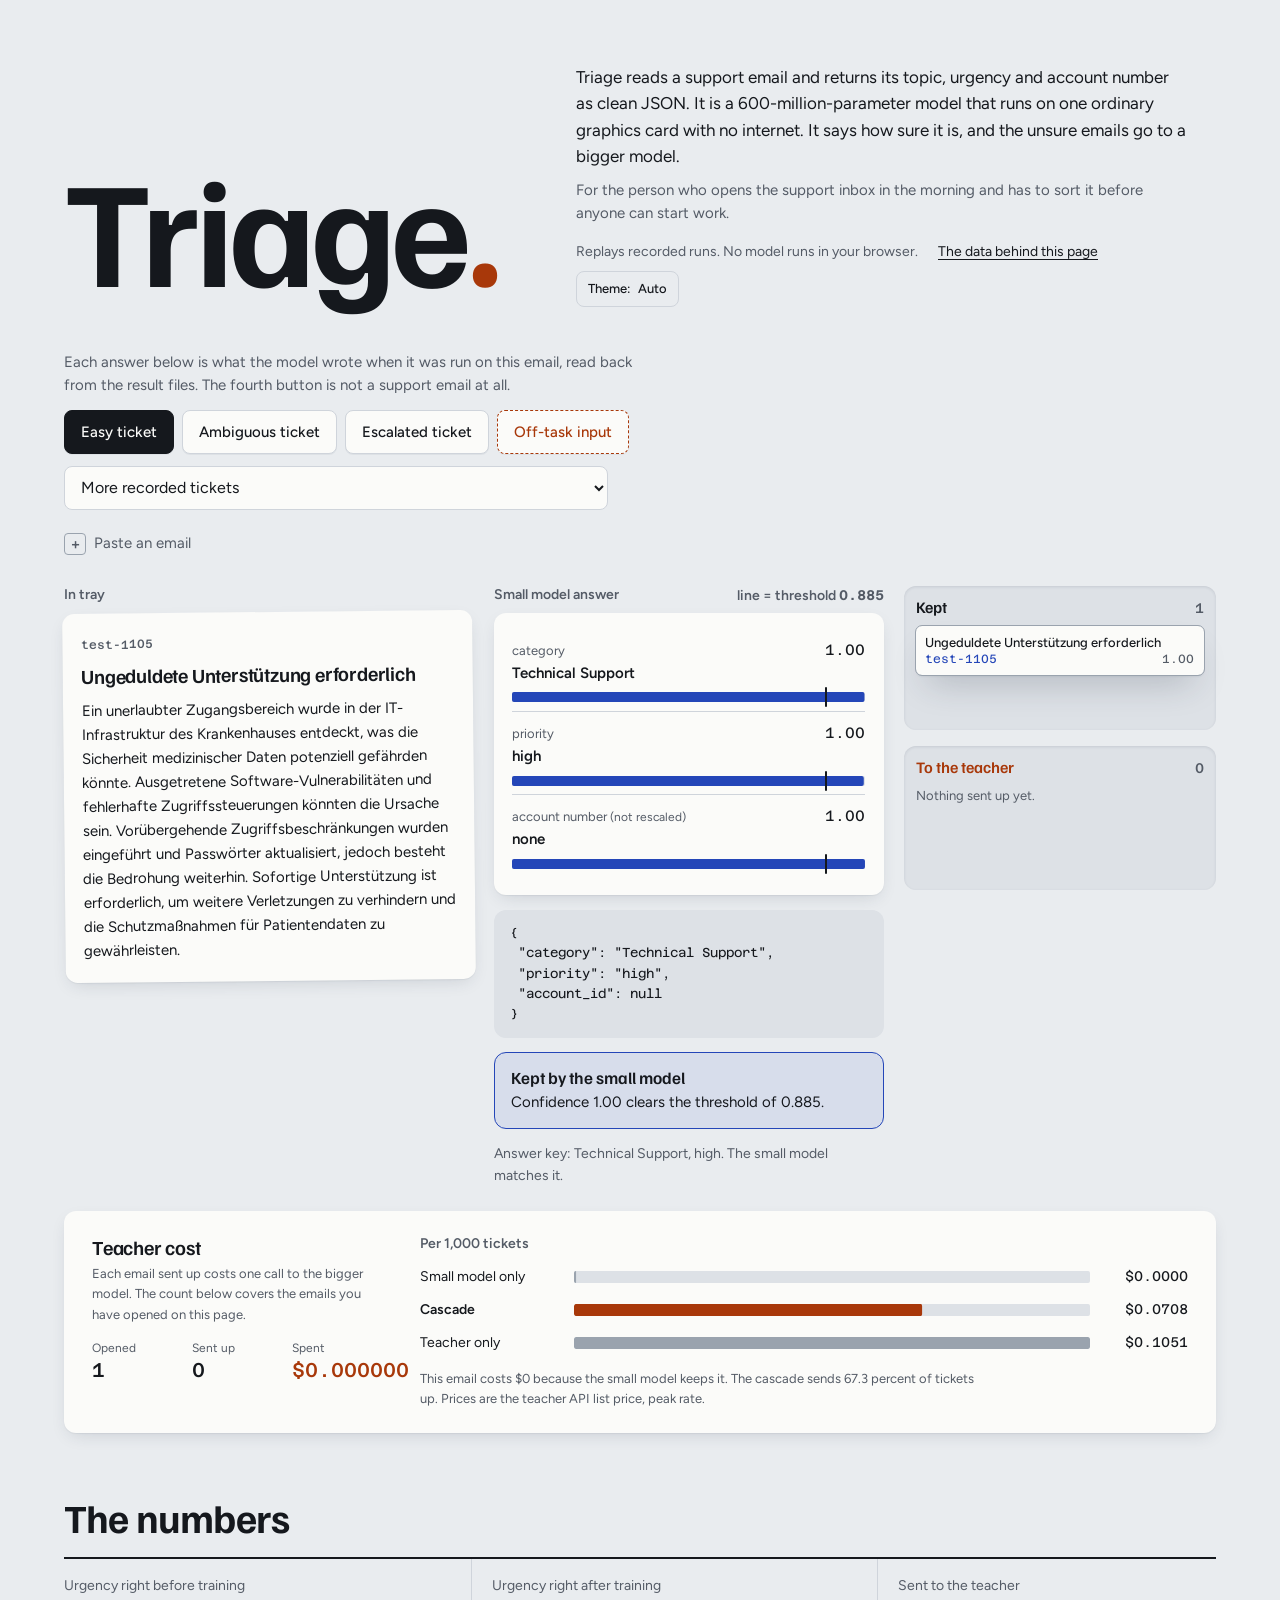
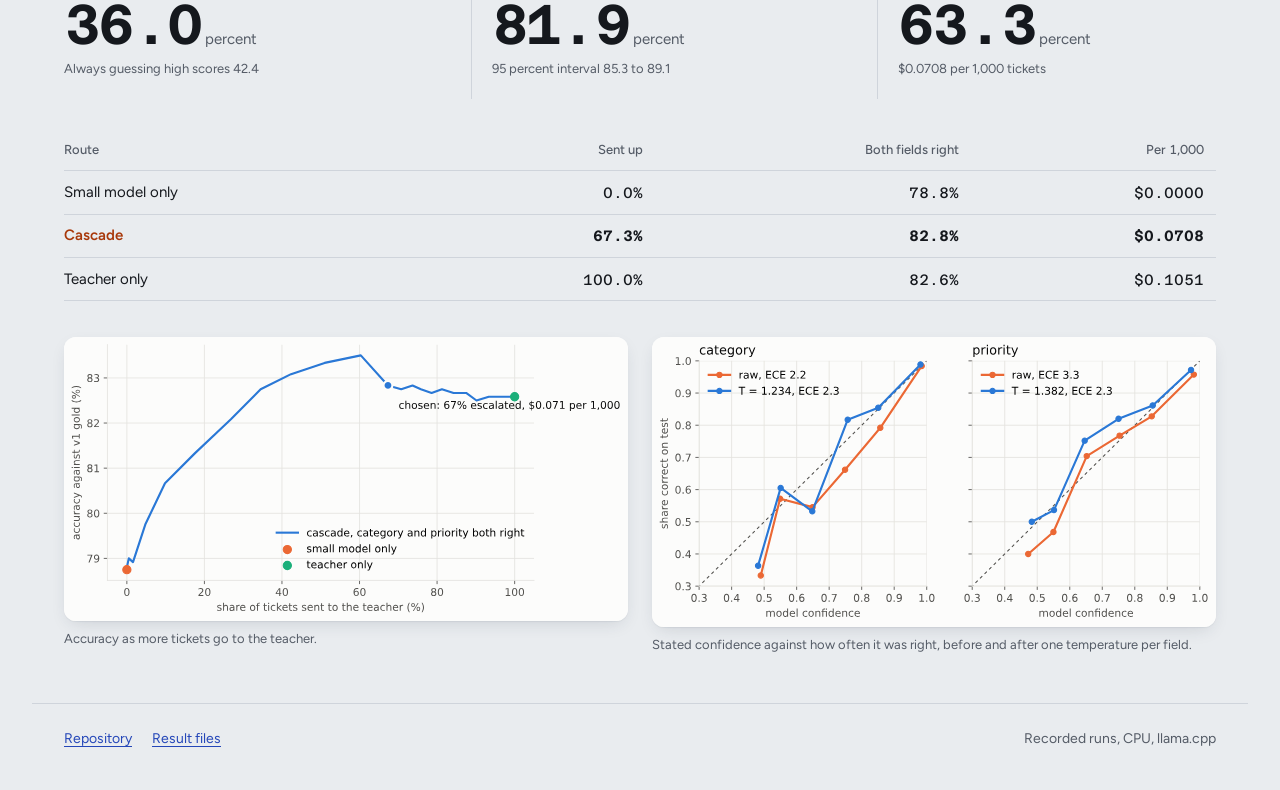
<file: site/index.html>
<!doctype html>
<html lang="en">
<head>
<meta charset="utf-8">
<meta name="viewport" content="width=device-width, initial-scale=1">
<title>Triage, a small model that sorts support email</title>
<meta name="description" content="A 600-million-parameter model reads a support email and returns topic, urgency and account number as JSON, says how sure it is, and hands the unsure ones to a bigger model. Recorded runs, replayed.">
<meta name="theme-color" content="#e9ecef" media="(prefers-color-scheme: light)">
<meta name="theme-color" content="#121417" media="(prefers-color-scheme: dark)">
<link rel="icon" href="data:image/svg+xml,%3Csvg xmlns='http://www.w3.org/2000/svg' viewBox='0 0 32 32'%3E%3Crect x='3' y='6' width='18' height='22' rx='3' fill='%232446b8'/%3E%3Crect x='13' y='3' width='16' height='20' rx='3' fill='%23a8380a'/%3E%3C/svg%3E">
<link rel="preconnect" href="https://fonts.googleapis.com">
<link rel="preconnect" href="https://fonts.gstatic.com" crossorigin>
<link rel="stylesheet" href="https://fonts.googleapis.com/css2?family=Familjen+Grotesk:wght@600;700&family=Figtree:wght@400;500;600&family=Azeret+Mono:wght@400;500;600&display=swap">
<link rel="stylesheet" href="styles.css">
<script>
  // Set the saved theme before first paint so the page does not flash.
  try { var t = localStorage.getItem('triage-theme'); if (t === 'light' || t === 'dark') { document.documentElement.setAttribute('data-theme', t); } } catch (e) {}
</script>
<script src="data/demo.js" defer></script>
<script src="app.js" defer></script>
</head>
<body>
<a class="skip" href="#desk-h">Skip to the demo</a>

<header class="wrap mast">
  <h1 class="wordmark" translate="no">Triage<span>.</span></h1>
  <div>
    <p class="lede">Triage reads a support email and returns its topic, urgency and account number as clean JSON. It is a 600-million-parameter model that runs on one ordinary graphics card with no internet. It says how sure it is, and the unsure emails go to a bigger model.</p>
    <p class="who">For the person who opens the support inbox in the morning and has to sort it before anyone can start work.</p>
    <div class="meta">
      <span>Replays recorded runs. No model runs in your browser.</span>
      <a href="data/demo.json">The data behind this page</a>
      <button class="btn btn--quiet" type="button" id="theme">Theme: <span id="theme-label">Auto</span></button>
    </div>
  </div>
</header>

<main id="main">
  <section class="wrap" aria-labelledby="desk-h">
    <h2 class="sr" id="desk-h">Pick an email</h2>
    <div class="controls">
      <p class="who intro">Each answer below is what the model wrote when it was run on this email, read back from the result files. The fourth button is not a support email at all.</p>
      <div class="picks" role="group" aria-label="Examples">
        <button class="btn" type="button" data-pick="easy" aria-pressed="false">Easy ticket</button>
        <button class="btn" type="button" data-pick="ambiguous" aria-pressed="false">Ambiguous ticket</button>
        <button class="btn" type="button" data-pick="escalated" aria-pressed="false">Escalated ticket</button>
        <button class="btn btn--surprise" type="button" data-pick="off_task" aria-pressed="false">Off-task input</button>
      </div>
      <div class="more">
        <label class="sr" for="picker">More recorded tickets</label>
        <select id="picker"><option value="">More recorded tickets</option></select>
      </div>
      <details class="paste">
        <summary>Paste an email</summary>
        <label class="sr" for="paste">Email text</label>
        <textarea id="paste" name="email" autocomplete="off" spellcheck="false" placeholder="Subject: …&#10;&#10;Email: …"></textarea>
        <div class="paste__row">
          <button class="btn" type="button" id="paste-go">Look it up</button>
          <p class="paste__msg" id="paste-msg" aria-live="polite"></p>
        </div>
      </details>
    </div>

    <div class="desk" id="desk">
      <div>
        <p class="col__label"><span>In tray</span></p>
        <article class="slip slip--ticket" id="slip" aria-labelledby="slip-subject">
          <span class="slip__id" id="slip-id"></span>
          <h3 class="slip__subject" id="slip-subject"></h3>
          <p class="slip__body" id="email"></p>
          <p class="slip__flag" id="slip-flag"></p>
        </article>
      </div>

      <div class="reading">
        <p class="col__label col__label--tight"><span>Small model answer</span><span>line = threshold <span class="num" id="thr"></span></span></p>
        <div class="bars" id="bars"></div>
        <pre class="json" id="json" translate="no" aria-label="The small model's JSON answer"></pre>
        <div class="verdict" id="verdict" aria-live="polite"></div>
        <p class="key" id="key"></p>
      </div>

      <div class="trays">
        <section class="tray" aria-labelledby="kept-h">
          <h3 class="tray__head" id="kept-h">Kept <span class="tray__count num" id="kept-n">0</span></h3>
          <p class="tray__empty" id="kept-empty">Nothing sorted yet.</p>
          <ol id="kept"></ol>
        </section>
        <section class="tray tray--up" aria-labelledby="up-h">
          <h3 class="tray__head" id="up-h">To the teacher <span class="tray__count num" id="up-n">0</span></h3>
          <p class="tray__empty" id="up-empty">Nothing sent up yet.</p>
          <ol id="up"></ol>
        </section>
      </div>
    </div>

    <section class="bill" aria-labelledby="bill-h">
      <div>
        <h2 id="bill-h">Teacher cost</h2>
        <p class="bill__note bill__intro">Each email sent up costs one call to the bigger model. The count below covers the emails you have opened on this page.</p>
        <dl class="session">
          <div><dt>Opened</dt><dd class="num" id="s-open">0</dd></div>
          <div><dt>Sent up</dt><dd class="num" id="s-up">0</dd></div>
          <div><dt>Spent</dt><dd class="num cost" id="s-cost">$0.000000</dd></div>
        </dl>
      </div>
      <div>
        <p class="col__label">Per 1,000 tickets</p>
        <div id="meter"></div>
        <p class="bill__note" id="meter-note"></p>
      </div>
    </section>
  </section>

  <section class="wrap numbers" aria-labelledby="num-h">
    <h2 id="num-h">The numbers</h2>
    <div class="claims" id="claims"></div>
    <div class="table-wrap">
      <table id="cascade-table"></table>
    </div>
    <div class="figs">
      <figure><img src="data/cascade.svg" width="531" height="267" loading="lazy" decoding="async" alt="Accuracy against the share of tickets sent to the teacher. The line rises from the small model alone and passes the teacher-only point."><figcaption>Accuracy as more tickets go to the teacher.</figcaption></figure>
      <figure><img src="data/reliability.svg" width="528" height="271" loading="lazy" decoding="async" alt="Reliability diagram for category and priority before and after temperature scaling."><figcaption>Stated confidence against how often it was right, before and after one temperature per field.</figcaption></figure>
    </div>
  </section>
</main>

<footer class="wrap foot">
  <ul>
    <li><a href="https://github.com/samad-zeeshan/Triage-0.6B">Repository</a></li>
    <li><a href="https://github.com/samad-zeeshan/Triage-0.6B/tree/main/eval/results">Result files</a></li>
  </ul>
  <span>Recorded runs, CPU, llama.cpp</span>
</footer>
</body>
</html>
</file>
<file: site/styles.css>
/* The sorting desk: paper slips on a pale desk, two trays, and a teacher bill that climbs.

   Radius rule: slips and trays 12px, controls 8px, bars 2px. */

:root {
  --desk: #e9ecef;
  --desk-deep: #dde1e6;
  --paper: #fbfbf9;
  --ink: #15181d;
  --ink-soft: #545b66;
  --rule: #cfd4db;
  --rule-strong: #9aa3ae;
  --accent: #2446b8;
  --accent-wash: rgb(36 70 184 / .09);
  --on-accent: #f6f7fb;
  --signal: #a8380a;
  --signal-wash: rgb(168 56 10 / .09);
  --on-signal: #fff8f3;
  --shadow: 0 1px 1px rgb(40 52 70 / .06), 0 6px 18px -6px rgb(40 52 70 / .18);
  --shadow-lift: 0 2px 2px rgb(40 52 70 / .06), 0 18px 34px -12px rgb(40 52 70 / .28);
  --tray-inset: inset 0 1px 3px rgb(40 52 70 / .12);

  --display: "Familjen Grotesk", "Arial Narrow", sans-serif;
  --text: "Figtree", "Segoe UI", sans-serif;
  --mono: "Azeret Mono", ui-monospace, Consolas, monospace;

  --r-slip: 12px;
  --r-ctl: 8px;
  --r-bar: 2px;
  --ease-out: cubic-bezier(.23, 1, .32, 1);
  --ease-in-out: cubic-bezier(.77, 0, .175, 1);
  --z-skip: 3;
  color-scheme: light;
}
@media (prefers-color-scheme: dark) {
  :root:not([data-theme="light"]) {
    --desk: #121417; --desk-deep: #0c0e10; --paper: #1b1e23; --ink: #e8eaed; --ink-soft: #a2a9b3;
    --rule: #2b3037; --rule-strong: #4a525c; --accent: #8fa8ff; --accent-wash: rgb(143 168 255 / .1);
    --on-accent: #0d1430; --signal: #ff8f57; --signal-wash: rgb(255 143 87 / .1); --on-signal: #2a1003;
    --shadow: 0 1px 1px rgb(0 0 0 / .3), 0 8px 20px -8px rgb(0 0 0 / .6);
    --shadow-lift: 0 2px 2px rgb(0 0 0 / .3), 0 18px 34px -12px rgb(0 0 0 / .7);
    --tray-inset: inset 0 1px 3px rgb(0 0 0 / .5);
    color-scheme: dark;
  }
}
:root[data-theme="dark"] {
  --desk: #121417; --desk-deep: #0c0e10; --paper: #1b1e23; --ink: #e8eaed; --ink-soft: #a2a9b3;
  --rule: #2b3037; --rule-strong: #4a525c; --accent: #8fa8ff; --accent-wash: rgb(143 168 255 / .1);
  --on-accent: #0d1430; --signal: #ff8f57; --signal-wash: rgb(255 143 87 / .1); --on-signal: #2a1003;
  --shadow: 0 1px 1px rgb(0 0 0 / .3), 0 8px 20px -8px rgb(0 0 0 / .6);
  --shadow-lift: 0 2px 2px rgb(0 0 0 / .3), 0 18px 34px -12px rgb(0 0 0 / .7);
  --tray-inset: inset 0 1px 3px rgb(0 0 0 / .5);
  color-scheme: dark;
}

* { box-sizing: border-box; }
html { -webkit-text-size-adjust: 100%; scrollbar-color: var(--rule-strong) var(--desk); }
body { caret-color: var(--accent); }
body { margin: 0; background: var(--desk); color: var(--ink); font: 400 1rem/1.55 var(--text); }
::selection { background: var(--accent); color: var(--on-accent); }
a { color: var(--accent); text-underline-offset: .2em; text-decoration-thickness: 1px; }
a:hover { text-decoration-thickness: 2px; }
:focus-visible { outline: 2px solid var(--accent); outline-offset: 3px; }
button, select, textarea { font: inherit; color: inherit; touch-action: manipulation; -webkit-tap-highlight-color: transparent; }
.num { font-family: var(--mono); font-variant-numeric: tabular-nums slashed-zero; }
.sr { position: absolute; width: 1px; height: 1px; overflow: hidden; clip-path: inset(50%); white-space: nowrap; }
.wrap { max-width: 76rem; margin: 0 auto; padding-inline: 16px; }
@media (min-width: 48em) { .wrap { padding-inline: 32px; } }
.skip { position: absolute; left: 16px; top: -3rem; background: var(--ink); color: var(--paper); padding: .5rem .75rem; border-radius: var(--r-ctl); z-index: var(--z-skip); }
.skip:focus { top: .75rem; }

/* Masthead */
.mast { display: grid; gap: 1rem 3rem; padding-top: 2.75rem; padding-bottom: 2rem; align-items: end; }
@media (min-width: 56em) { .mast { grid-template-columns: auto minmax(0, 40rem); padding-top: 4rem; } }
.wordmark { margin: 0; font: 700 clamp(4rem, 14vw, 9.5rem)/.82 var(--display); letter-spacing: -.035em; }
.wordmark span { color: var(--signal); }
.lede { margin: 0 0 .6rem; font-size: 1.0625rem; max-width: 60ch; text-wrap: pretty; }
.who { margin: 0 0 1rem; color: var(--ink-soft); font-size: .9375rem; max-width: 60ch; text-wrap: pretty; }
.meta { display: flex; flex-wrap: wrap; gap: .5rem 1.25rem; align-items: center; font-size: .875rem; color: var(--ink-soft); }
.meta a { color: var(--ink); }

/* Buttons: one component, real states. */
.btn {
  display: inline-flex; align-items: center; gap: .5rem; min-height: 44px; padding: .55rem 1rem;
  font-weight: 500; font-size: .9375rem; line-height: 1.2;
  background: var(--paper); color: var(--ink); border: 1px solid var(--rule); border-radius: var(--r-ctl);
  box-shadow: 0 1px 0 rgb(40 52 70 / .06); cursor: pointer;
  transition: background-color 160ms ease, border-color 160ms ease, color 160ms ease, transform 120ms var(--ease-out);
}
@media (hover: hover) and (pointer: fine) { .btn:hover:not(:disabled) { border-color: var(--rule-strong); } }
.btn:active:not(:disabled) { transform: scale(.97); }
.btn:disabled { opacity: .45; cursor: not-allowed; }
.btn[aria-busy="true"] { cursor: progress; color: var(--ink-soft); }
.btn[aria-pressed="true"] { background: var(--ink); color: var(--paper); border-color: var(--ink); }
.btn--quiet { background: transparent; box-shadow: none; min-height: 36px; padding: .3rem .7rem; font-size: .8125rem; }
.btn--surprise { border-style: dashed; border-color: var(--signal); color: var(--signal); }
.btn--surprise[aria-pressed="true"] { background: var(--signal); color: var(--on-signal); border-color: var(--signal); border-style: solid; }

/* Controls row */
.controls { display: grid; gap: .75rem; margin-bottom: 1.25rem; }
.picks { display: flex; flex-wrap: wrap; gap: .5rem; }
.more { display: flex; flex-wrap: wrap; gap: .5rem .75rem; align-items: center; }
.more select {
  flex: 1 1 16rem; width: 100%; min-width: 0; max-width: 34rem; min-height: 44px; padding: 0 .75rem; background: var(--paper);
  border: 1px solid var(--rule); border-radius: var(--r-ctl);
}
.paste summary { cursor: pointer; font-size: .9375rem; min-height: 44px; display: inline-flex; align-items: center; color: var(--ink-soft); }
.paste summary:hover { color: var(--ink); }
.paste textarea {
  display: block; width: 100%; min-height: 7rem; padding: .75rem; margin: .25rem 0 .5rem; resize: vertical;
  background: var(--paper); border: 1px solid var(--rule); border-radius: var(--r-ctl); font-size: .9375rem;
}
.paste textarea::placeholder { color: var(--ink-soft); }
.paste__row { display: flex; flex-wrap: wrap; gap: .75rem; align-items: center; }
.paste__msg { margin: 0; font-size: .875rem; color: var(--ink-soft); }
.paste__msg[data-state="miss"] { color: var(--signal); }

/* The desk: in tray, reading, out trays. */
.desk { display: grid; gap: 1.25rem; grid-template-columns: minmax(0, 1fr); }
@media (min-width: 60em) { .desk { grid-template-columns: minmax(0, 1.05fr) minmax(0, 1fr) minmax(0, .8fr); align-items: start; } }
.col__label { display: flex; justify-content: space-between; gap: .5rem; margin: 0 0 .5rem; font: 600 .875rem/1.3 var(--text); color: var(--ink-soft); }

.slip {
  background: var(--paper); border-radius: var(--r-slip); box-shadow: var(--shadow); padding: 1.1rem 1.15rem 1.25rem;
  position: relative; min-width: 0;
}
.slip__id { font: 500 .75rem/1 var(--mono); color: var(--ink-soft); }
.slip__subject { margin: .5rem 0 .6rem; font: 600 1.25rem/1.25 var(--display); letter-spacing: -.01em; text-wrap: balance; overflow-wrap: anywhere; }
.slip__body { margin: 0; font-size: .9375rem; line-height: 1.6; color: var(--ink); max-height: 17rem; overflow: auto; overflow-wrap: anywhere; white-space: pre-wrap; }
.slip__flag { display: none; margin-top: .9rem; padding: .45rem .6rem; border: 1px solid var(--signal); border-radius: 6px; background: var(--signal-wash); color: var(--signal); font-weight: 500; font-size: .875rem; }
.slip[data-kind="off-task"] .slip__flag { display: block; }
@media (min-width: 60em) { .slip--ticket { transform: rotate(-.6deg); } }

.reading { display: grid; gap: .9rem; }
.bars { background: var(--paper); border-radius: var(--r-slip); box-shadow: var(--shadow); padding: 1rem 1.15rem 1.1rem; }
.bar { padding: .55rem 0; }
.bar + .bar { border-top: 1px solid var(--rule); }
.bar__top { display: flex; justify-content: space-between; align-items: baseline; gap: .75rem; font-size: .9375rem; }
.bar__field { color: var(--ink-soft); font-size: .8125rem; }
.bar__value { font-weight: 600; overflow-wrap: anywhere; }
.bar__track { position: relative; height: 10px; margin-top: .45rem; background: var(--desk-deep); border-radius: var(--r-bar); }
.bar__fill {
  position: absolute; inset: 0; background: var(--accent); border-radius: var(--r-bar);
  transform-origin: left center; transform: scaleX(0);
}
.bar[data-low="true"] .bar__fill { background: var(--signal); }
.bar__mark { position: absolute; top: -5px; bottom: -5px; width: 2px; background: var(--ink); border-radius: 1px; }
.bar__note { font-size: .75rem; color: var(--ink-soft); }
.bars__foot { margin: .6rem 0 0; font-size: .8125rem; color: var(--ink-soft); }

.json { margin: 0; padding: .85rem 1rem; background: var(--desk-deep); border-radius: var(--r-slip); font: 400 .8125rem/1.55 var(--mono); white-space: pre-wrap; overflow-wrap: anywhere; }

.verdict { padding: .85rem 1rem; border-radius: var(--r-slip); border: 1px solid var(--accent); background: var(--accent-wash); font-size: .9375rem; }
.verdict strong { display: block; font: 600 1.0625rem/1.3 var(--display); margin-bottom: .15rem; }
.verdict[data-up="true"] { border-color: var(--signal); background: var(--signal-wash); }
.verdict .teacher { display: block; margin-top: .35rem; font: 400 .8125rem/1.5 var(--mono); overflow-wrap: anywhere; }
.key { margin: 0; font-size: .875rem; color: var(--ink-soft); }

/* Out trays */
.trays { display: grid; gap: 1rem; grid-template-columns: minmax(0, 1fr); }
@media (min-width: 30em) and (max-width: 59.99em) { .trays { grid-template-columns: minmax(0, 1fr) minmax(0, 1fr); } }
.tray { background: var(--desk-deep); border-radius: var(--r-slip); box-shadow: var(--tray-inset); padding: .75rem; min-height: 9rem; }
.tray__head { display: flex; justify-content: space-between; align-items: baseline; gap: .5rem; margin: 0 0 .6rem; font: 600 1rem/1.2 var(--display); }
.tray__count { font: 500 .875rem/1 var(--mono); color: var(--ink-soft); }
.tray--up .tray__head { color: var(--signal); }
.tray ol { list-style: none; margin: 0; padding: 0; display: grid; gap: .4rem; }
.tray__empty { margin: 0; font-size: .8125rem; color: var(--ink-soft); }
.stub {
  background: var(--paper); border-radius: 6px; padding: .45rem .6rem; box-shadow: var(--shadow);
  font-size: .8125rem; line-height: 1.35;
}
.stub[data-current="true"] { box-shadow: var(--shadow-lift); outline: 1px solid var(--rule-strong); }
.stub__subject { display: block; overflow: hidden; text-overflow: ellipsis; white-space: nowrap; font-weight: 500; }
.stub__meta { display: flex; justify-content: space-between; gap: .5rem; color: var(--ink-soft); font: 400 .75rem/1.4 var(--mono); }
.stub__meta .odd { color: var(--signal); }

/* The teacher bill */
.bill { margin-top: 1.5rem; display: grid; gap: 1.25rem 2.5rem; background: var(--paper); border-radius: var(--r-slip); box-shadow: var(--shadow); padding: 1.25rem 1.15rem; }
@media (min-width: 56em) { .bill { grid-template-columns: minmax(0, 18rem) minmax(0, 1fr); padding: 1.5rem 1.75rem; } }
.bill h2 { margin: 0 0 .35rem; font: 600 1.25rem/1.2 var(--display); letter-spacing: -.01em; }
.session { display: grid; grid-template-columns: repeat(3, minmax(0, 1fr)); gap: .75rem; margin-top: .9rem; }
.session div { min-width: 0; }
.session dt { font-size: .75rem; color: var(--ink-soft); }
.session dd { margin: 0; font: 500 1.25rem/1.2 var(--mono); font-variant-numeric: tabular-nums; }
.session dd.cost { color: var(--signal); }
.meter { display: grid; grid-template-columns: minmax(6.5rem, 9rem) minmax(0, 1fr) 5.5rem; gap: .6rem; align-items: center; font-size: .875rem; padding: .35rem 0; }
.meter__track { position: relative; height: 12px; background: var(--desk-deep); border-radius: var(--r-bar); overflow: hidden; }
.meter__fill { position: absolute; inset: 0; background: var(--rule-strong); transform-origin: left center; transform: scaleX(0); border-radius: var(--r-bar); }
.meter[data-now="true"] .meter__fill { background: var(--signal); }
.meter[data-now="true"] span:first-child { font-weight: 600; }
.meter .num { text-align: right; }
.bill__note { margin: .6rem 0 0; font-size: .8125rem; color: var(--ink-soft); max-width: 70ch; text-wrap: pretty; }
@media (max-width: 26em) { .meter { grid-template-columns: minmax(0, 1fr) 5.25rem; } .meter__track { grid-column: 1 / -1; grid-row: 2; } }

/* The numbers */
.numbers { padding-top: 4rem; padding-bottom: 3rem; }
.numbers h2 { margin: 0 0 1.25rem; font: 700 clamp(1.75rem, 4vw, 2.5rem)/1 var(--display); letter-spacing: -.02em; }
.claims { display: grid; gap: 0; grid-template-columns: minmax(0, 1fr); border-top: 2px solid var(--ink); }
@media (min-width: 48em) { .claims { grid-template-columns: 1.2fr 1.2fr 1fr; } }
.claim { padding: 1rem 0 1.1rem; border-bottom: 1px solid var(--rule); min-width: 0; }
@media (min-width: 48em) { .claim { padding: 1rem 1.25rem 1.25rem 0; border-bottom: 0; } .claim + .claim { padding-left: 1.25rem; border-left: 1px solid var(--rule); } }
.claim__label { display: block; font-size: .875rem; color: var(--ink-soft); }
.claim__value { font: 600 clamp(2.5rem, 6vw, 3.5rem)/1 var(--mono); letter-spacing: -.03em; font-variant-numeric: tabular-nums; }
.claim__unit { font-size: .9375rem; color: var(--ink-soft); }
.claim__source { display: block; margin-top: .35rem; font-size: .8125rem; color: var(--ink-soft); }

.table-wrap { overflow-x: auto; margin-top: 2rem; }
table { width: 100%; border-collapse: collapse; font-size: .9375rem; }
@media (max-width: 30em) { table { font-size: .8125rem; } th, td { padding-right: .4rem; } }
th, td { text-align: left; padding: .6rem .75rem .6rem 0; border-bottom: 1px solid var(--rule); }
th { font-weight: 500; font-size: .8125rem; color: var(--ink-soft); }
td.num, th.num { text-align: right; }
tr[data-now="true"] td { font-weight: 600; }
tr[data-now="true"] td:first-child { color: var(--signal); }

.figs { display: grid; gap: 1.5rem; margin-top: 2.25rem; grid-template-columns: minmax(0, 1fr); }
@media (min-width: 52em) { .figs { grid-template-columns: minmax(0, 1fr) minmax(0, 1fr); } }
.figs figure { margin: 0; }
.figs img { display: block; width: 100%; height: auto; background: #fcfcfb; border-radius: var(--r-slip); box-shadow: var(--shadow); }
.figs figcaption { margin-top: .5rem; font-size: .8125rem; color: var(--ink-soft); }

.foot { display: flex; flex-wrap: wrap; justify-content: space-between; gap: .75rem 1.5rem; padding-top: 1.5rem; padding-bottom: 2.5rem; border-top: 1px solid var(--rule); font-size: .875rem; color: var(--ink-soft); }
.foot ul { display: flex; flex-wrap: wrap; gap: .5rem 1.25rem; list-style: none; margin: 0; padding: 0; }

.fail { padding: 1rem; border-radius: var(--r-slip); border: 1px solid var(--signal); background: var(--signal-wash); }

@media (prefers-reduced-motion: reduce) {
  .btn, .btn:active:not(:disabled) { transition: background-color 160ms ease, color 160ms ease; transform: none; }
  .slip--ticket { transform: none; }
}
.intro { margin: 0; }
.col__label--tight { margin-bottom: -.4rem; }
.bill__intro { margin: 0; }
.controls, .tray ol, .reading { grid-template-columns: minmax(0, 1fr); }
.stub { min-width: 0; }
.stub { min-width: 0; }
.mast { padding-bottom: 2.75rem; }
.wordmark { padding-bottom: .12em; }
.paste summary { list-style: none; gap: .5rem; }
.paste summary::-webkit-details-marker { display: none; }
.paste summary::before { content: "+"; display: inline-grid; place-items: center; width: 1.25rem; height: 1.25rem; border: 1px solid var(--rule-strong); border-radius: 4px; font: 500 .875rem/1 var(--mono); transition: transform 200ms var(--ease-out); }
.paste[open] summary::before { transform: rotate(45deg); }
@media (prefers-reduced-motion: reduce) { .paste summary::before { transition: none; } }
.stub__meta > span:first-child { color: var(--accent); }
.tray--up .stub__meta > span:first-child { color: var(--signal); }
.slip__body, .json { scrollbar-width: thin; }
th.num { font-family: var(--text); }
</file>
